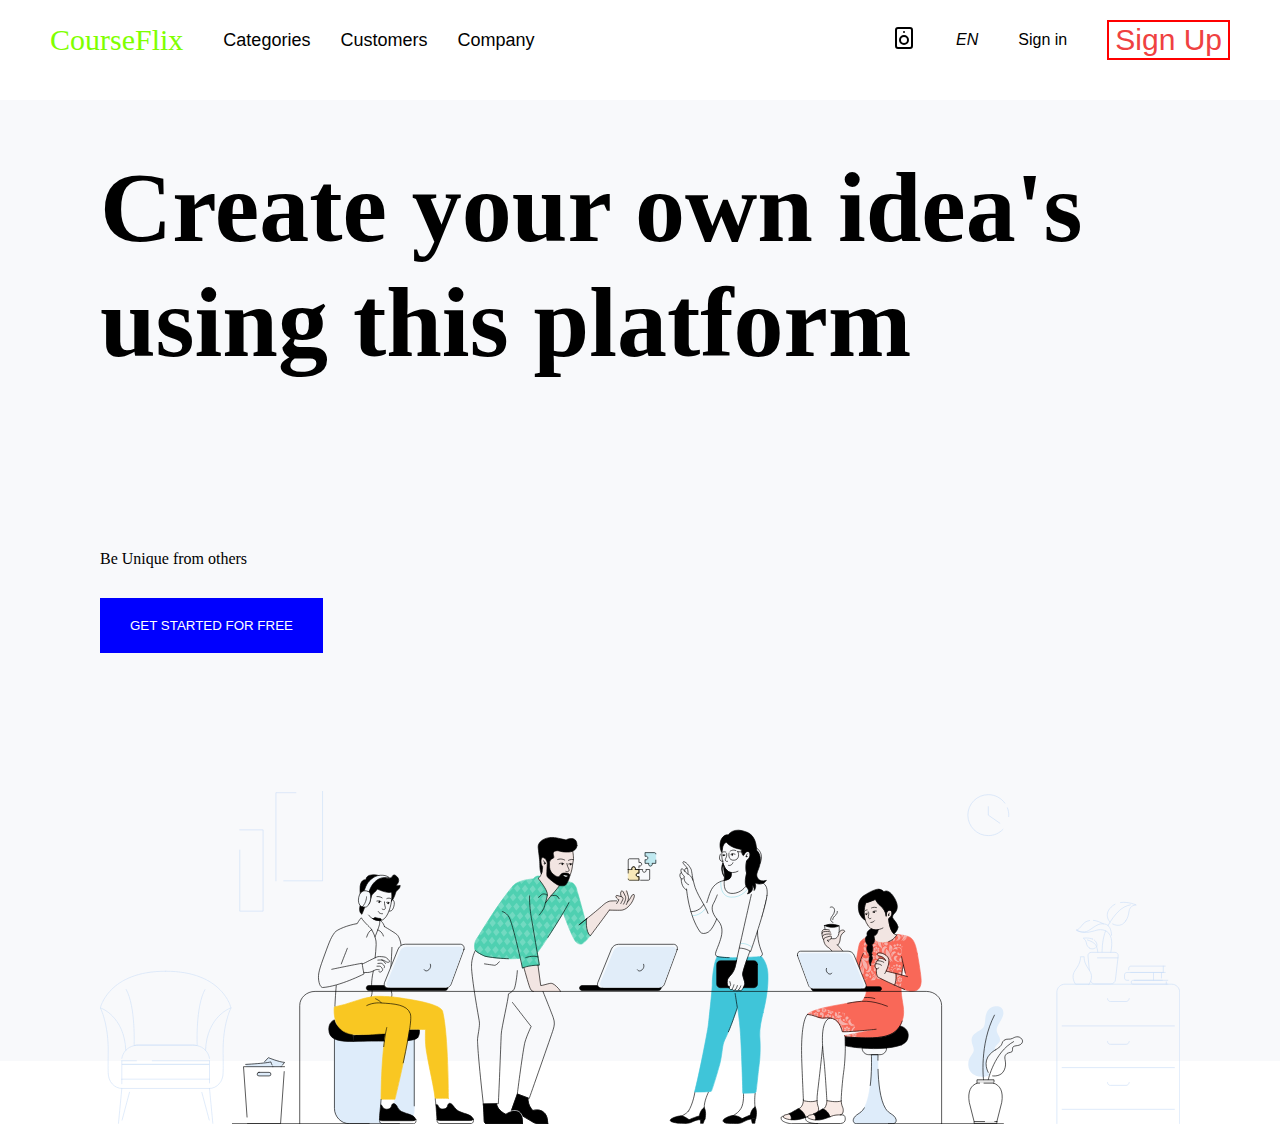
<file: index.html>
<!DOCTYPE html>
<html lang="en">
<head>
    <meta charset="UTF-8">
    <meta name="viewport" content="width=device-width, initial-scale=1.0">
    <title>Course website</title>
    <meta name="title" content="E-Flix"/>
    <meta name="description" content="E-Flix is a popular E-learning platform made by Codesyk-Rathish">
    <link rel="stylesheet" href="style.css"/>
    <link rel="preconnect" href="https://fonts.googleapis.com">
<link rel="preconnect" href="https://fonts.gstatic.com" crossorigin>
<link href="https://fonts.googleapis.com/css2?family=Open+Sans:wght@700&family=Roboto:ital,wght@0,400;0,900;1,400;1,500&display=swap" rel="stylesheet">
<link rel="stylesheet" href="https://cdnjs.cloudflare.com/ajax/libs/font-awesome/6.4.0/css/all.min.css" integrity="sha512-iecdLmaskl7CVkqkXNQ/ZH/XLlvWZOJyj7Yy7tcenmpD1ypASozpmT/E0iPtmFIB46ZmdtAc9eNBvH0H/ZpiBw==" crossorigin="anonymous" referrerpolicy="no-referrer" />

</head>
<body>
    <div class="navbar">
        <div class="navbar-container">
            <div class="logo-navigator">
                <div class="logo-container">CourseFlix</div>
            </div>
            
            <div class="menu-container">
                <ul class="menu-items">
                    <li class="menu-item-list">Categories</li>
                    <li class="menu-item-list">Customers</li>
                    <li class="menu-item-list">Company</li>
                </ul>
            </div>
            <div class="profile-container">
                <div class="logo">
                    <ul class="search">
                       <li class="sear" ></li><i class="fa-solid fa-magnifying-glass"></i>
                    </ul>
                </div>

            </div>
            <div class="speaker">
                <ul class="speaker">
                    <li class="speaker-i"><img src="./icons/speaker (1).svg"></li>
                </ul>
            </div>
            <div class="profile-login">
                <ul class="log">
                    <li class = "Lan"><i class="fa-solid fa-globe">EN</i></li>
                </ul>
            </div>
            <div class="sign">
                <ul class="login">
                    <li class="log">Sign in</li>
                </ul>
            </div>
            <div class="signup">
                <ul class="button">
                  <button class="signup-btn" onclick="location.href='./signup.html'">Sign Up</button>
                </ul>
                
            </div>
            
        </div>
    </div>
    <div class="container">
        <div class="desc">
            <h1>Create your own idea's using this platform</h1>
        </div>
        <div class="2des">
            <P>Be Unique from others</P>
        </div>
        <div class="getentered">
            <button class="Getforfree">GET STARTED FOR FREE</button>
        </div>

        <div class="barcontainer">
            <div class="newbar"> 
                <img src="./icons/zh-homev2-banner-india-2.svg">
            </div>
        </div>

        
</body>
</html>
</file>
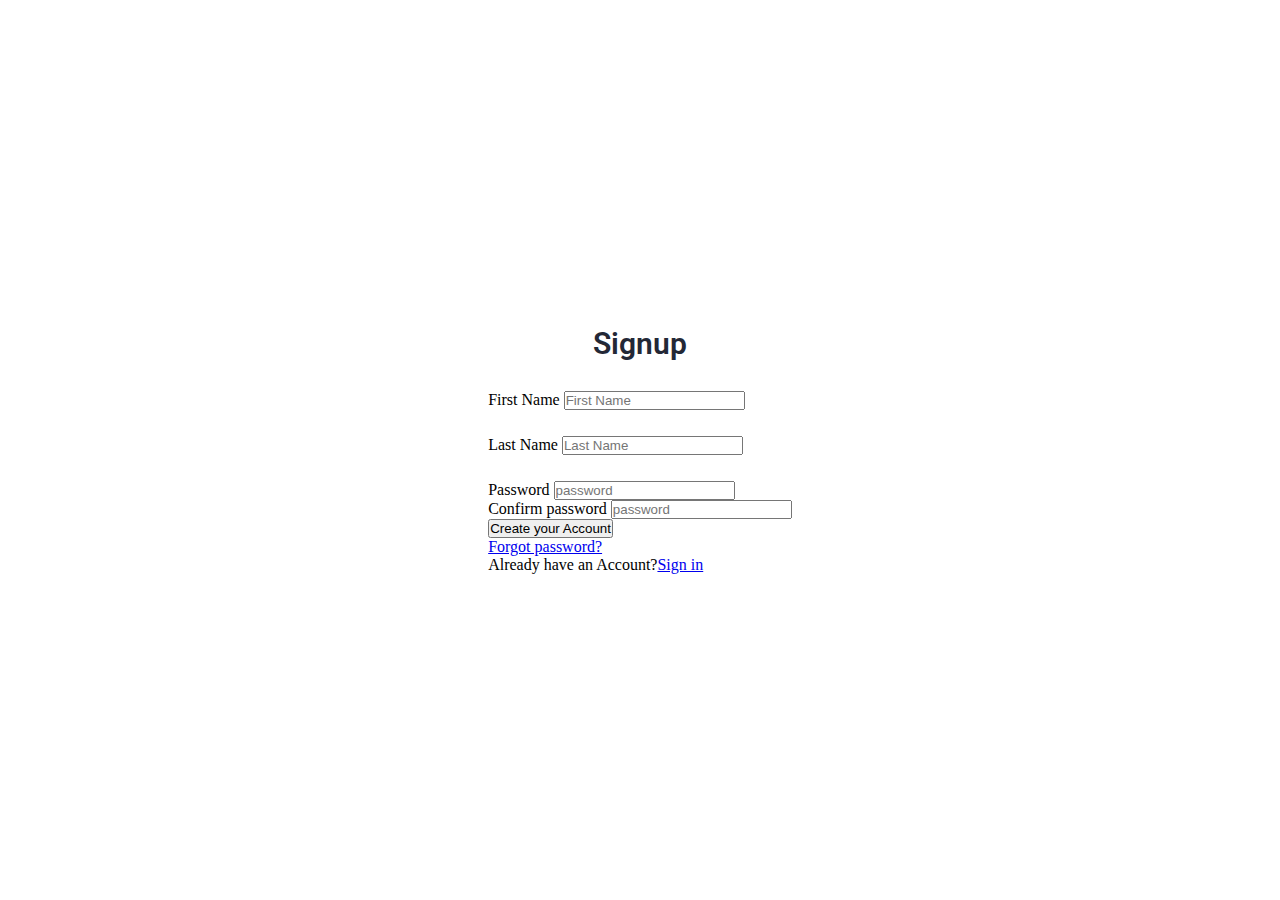
<file: signup.html>
<!DOCTYPE html>
<html lang="en">
<head>
    <meta charset="UTF-8">
    <meta name="viewport" content="width=device-width, initial-scale=1.0">
    <title>SignUp</title>
    <link rel="stylesheet" href="log.css"/>
    <link rel="preconnect" href="https://fonts.googleapis.com">
<link rel="preconnect" href="https://fonts.gstatic.com" crossorigin>
<link href="https://fonts.googleapis.com/css2?family=Bagel+Fat+One&family=Geologica:wght@900&family=Montserrat:ital,wght@1,500&family=Open+Sans:wght@700&family=Raleway:ital@1&family=Roboto:ital,wght@0,400;0,900;1,400;1,500&family=Stylish&display=swap" rel="stylesheet">
</head>
<body>
    <section class="container">
        <div class="login-setup">
         <header>Signup</header>
         <form action="#">
            <div class="login-procedure">First Name
                <input type="username" placeholder="First Name" class="input"/>
            </div>
            <div class="second-name">Last Name
                <input type="username" placeholder="Last Name" class="input"/>
            </div>
            <div class="password">Password
                <input type="password" placeholder="password" class="input">
            </div>

            <div class="password-holder"> Confirm password
                <input type="password" placeholder="password" class="input"/>
            </div>
            <div class="login-container">
                <button class="login-button">Create your Account</button>
            </div>
            <div class="forgot-password">
                <a href="#" class="re-enter-password">Forgot password?</a>
            </div>
            <div class="signin-link">
                <span>Already have an Account?<a href="#" class="signin">Sign in</a></span>
            </div>
         </form>
        </div>
    </section>
</body>
</html>
</file>
<file: style.css>
*{
    margin: 0;
    align-items: center;
    box-sizing: border-box;
}

.navbar{
    width: 100%;
    height:100px;
    background-color: white;
    padding-top:20px;
    position: fixed;
    
}

.navbar-container{
    display: flex;
    align-items: center;
    padding: 0 50px;
    
}


.logo-container{
    flex: 12;
    color: white;
    cursor: pointer;
    font-size: 30px;
    color: chartreuse;
    

}

.menu-container{
    flex:0;
    color:white;
    

}

.menu-items{

    justify-content: center;
    display: flex;
    margin-right: 20px;
    
}

.menu-item-list{
    list-style: none;
    cursor: pointer;
    color: #010101;
    margin-right: 30px;
    font-size: 18px;
    font-family: Verdana, Geneva, Tahoma, sans-serif;
    
    
}


.profile-container{
    flex:3;
    padding: 0 ;
    display: flex;
    margin-right: 30px;
    cursor: pointer;
    font-family: Verdana, Geneva, Tahoma, sans-serif;

}

.Lan{
    list-style: none;
    cursor: pointer;
    font-family: Verdana, Geneva, Tahoma, sans-serif;

}
.speaker-i{
    list-style: none;
    cursor: pointer;
    font-family: Verdana, Geneva, Tahoma, sans-serif;
}
.log{
    list-style: none;
    cursor: pointer;
    font-family: Verdana, Geneva, Tahoma, sans-serif;
}

.signup-btn{
    border-color: red;
    color: rgb(239, 65, 65);
    border-style: double;
    background-color: white;
    cursor: pointer;
    list-style: none;
    outline: none;
    font-size: 30px;
    
}

.sear{
    list-style: none;
}

.container {
    background-color: #f8f9fb;
    min-height: calc(100vh - 50px);
    padding: 100px;
  }

  .desc {
    height: 50vh;
    padding: 50px;
    font-size: 50px;
    padding-left:0px;
  }
  
  .getentered{
    padding-top: 30px;
  }
  .Getforfree{
    background-color: blue;
    border: none;
    padding-top: 20px;
    padding-bottom: 20px;
    padding-left: 30px;
    padding-right: 30px;
    font-size: px;
    color: white;
    cursor: pointer;
  }
  .centerbar{
    display: flex;
    background-color: #010101;
    padding-top:px ;
    align-items: center;
    margin-bottom: 30px;
    
  }

  .barcontainer{
    padding-top: 10%;
    padding-left: 5;
    display: flex;
    align-items: center;
  }
  .newbar{
    width:100%;
    height:200px;
    font-size: 37px;
    padding-top: 30px;

  }
</file>
<file: log.css>
*{
    margin: 0;
    padding: 0;
    box-sizing:border-box;
    justify-content: center;
}

.container{
    height:100vh;
    width: 100%;
    display: flex;
    justify-content: center;
    align-items: center
}

header{
    font-size: 30px;
    font-weight: 600;
    color: #232836;
    font-family: 'Roboto', sans-serif;
    text-align: center;
}   

form{
    margin-top: 30px;
}
form .login-procedure{
    height: 45px;
}
form .second-name{
    height: 45px;
}
</file>
